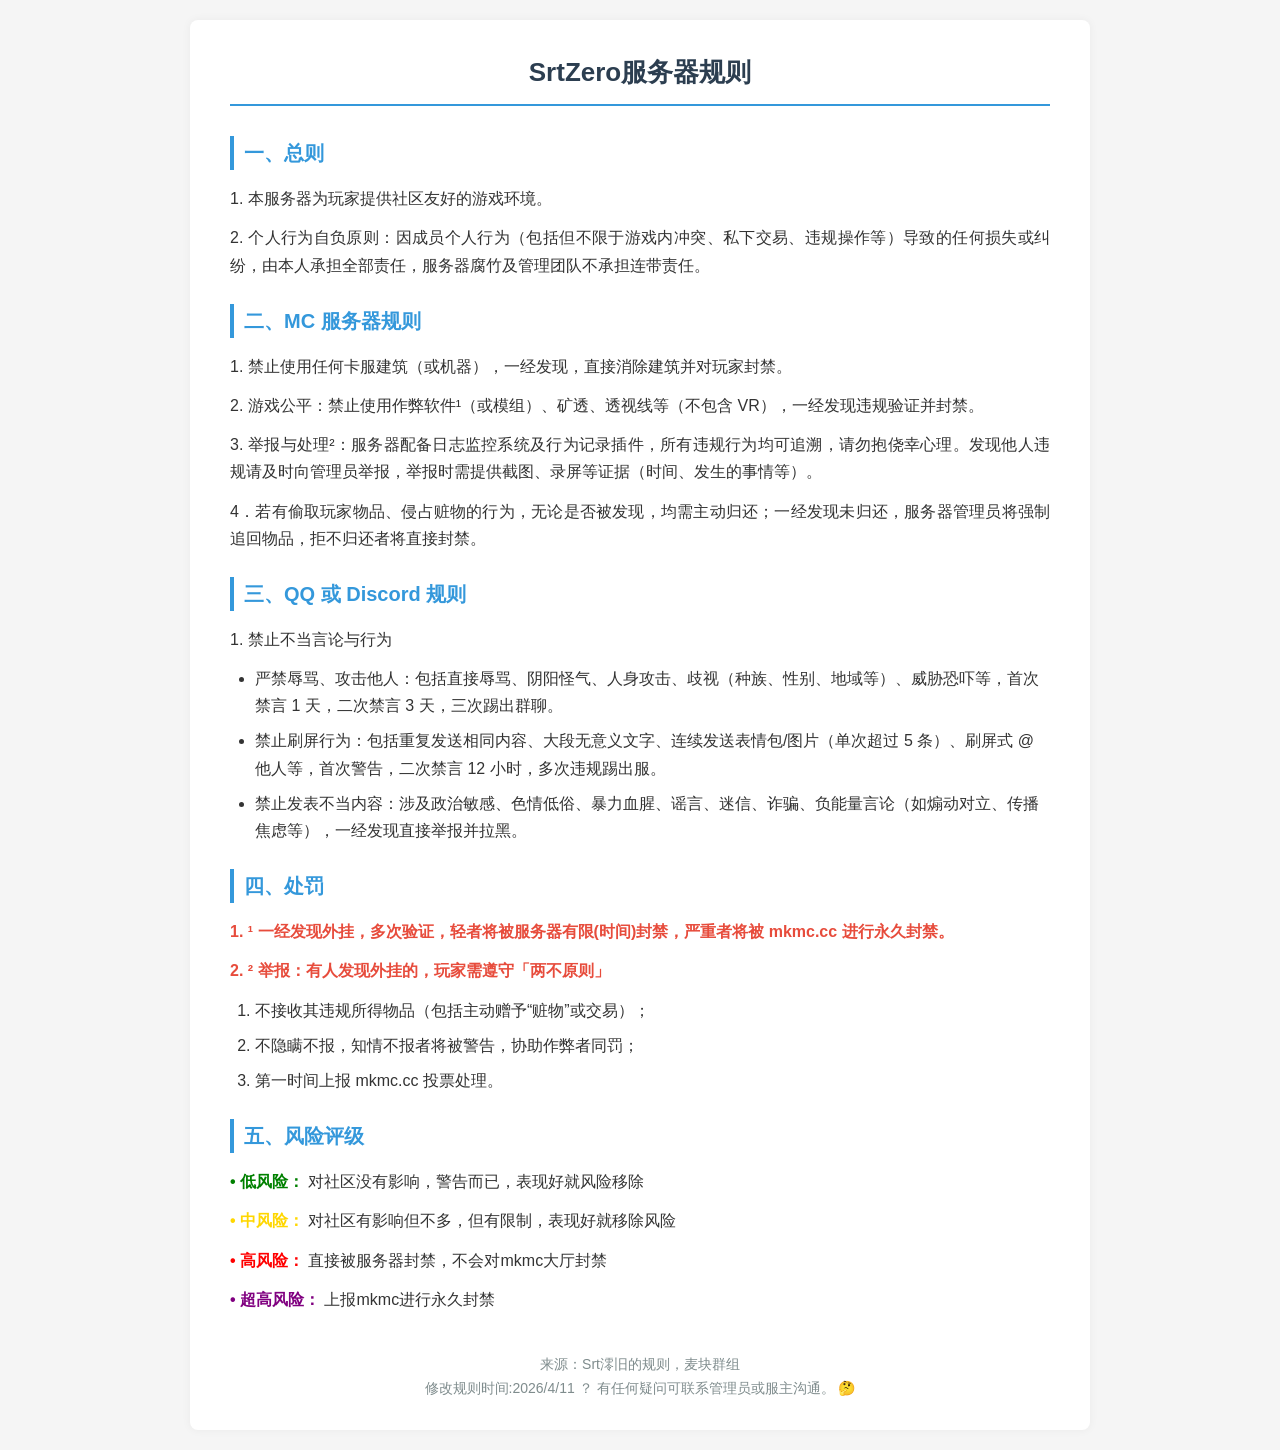
<file: index.html>
<!DOCTYPE html>
<html lang="zh-CN">
<head>
    <meta charset="UTF-8">
    <meta name="viewport" content="width=device-width, initial-scale=1.0">
    <title>SrtZero服务器规则</title>
    <style>
        * {
            margin: 0;
            padding: 0;
            box-sizing: border-box;
            font-family: "Microsoft YaHei", "微软雅黑", sans-serif;
        }

        body {
            background-color: #f5f5f5;
            color: #333;
            line-height: 1.7;
            padding: 20px;
        }

        .container {
            max-width: 900px;
            margin: 0 auto;
            background: #fff;
            padding: 30px 40px;
            border-radius: 8px;
            box-shadow: 0 0 10px rgba(0, 0, 0, 0.05);
        }

        h1 {
            text-align: center;
            color: #2c3e50;
            margin-bottom: 30px;
            font-size: 26px;
            border-bottom: 2px solid #3498db;
            padding-bottom: 10px;
        }

        h2 {
            color: #3498db;
            margin: 25px 0 15px;
            font-size: 20px;
            border-left: 4px solid #3498db;
            padding-left: 10px;
        }

        p {
            margin-bottom: 12px;
            text-align: justify;
        }

        ul, ol {
            margin-left: 25px;
            margin-bottom: 15px;
        }

        li {
            margin-bottom: 8px;
        }

        .note {
            color: #e74c3c;
            font-weight: bold;
        }

        .footer {
            text-align: center;
            margin-top: 40px;
            color: #7f8c8d;
            font-size: 14px;
        }

        .emoji {
            font-style: normal;
        }
    </style>
</head>
<body>
    <div class="container">
        <h1>SrtZero服务器规则</h1>

        <h2>一、总则</h2>
        <p>1. 本服务器为玩家提供社区友好的游戏环境。</p>
        <p>2. 个人行为自负原则：因成员个人行为（包括但不限于游戏内冲突、私下交易、违规操作等）导致的任何损失或纠纷，由本人承担全部责任，服务器腐竹及管理团队不承担连带责任。</p>

        <h2>二、MC 服务器规则</h2>
        <p>1. 禁止使用任何卡服建筑（或机器），一经发现，直接消除建筑并对玩家封禁。</p>
        <p>2. 游戏公平：禁止使用作弊软件¹（或模组）、矿透、透视线等（不包含 VR），一经发现违规验证并封禁。</p>
        <p>3. 举报与处理²：服务器配备日志监控系统及行为记录插件，所有违规行为均可追溯，请勿抱侥幸心理。发现他人违规请及时向管理员举报，举报时需提供截图、录屏等证据（时间、发生的事情等）。</p>
        <p>4．若有偷取玩家物品、侵占赃物的行为，无论是否被发现，均需主动归还；一经发现未归还，服务器管理员将强制追回物品，拒不归还者将直接封禁。</p>
        
        <h2>三、QQ 或 Discord 规则</h2>
        <p>1. 禁止不当言论与行为</p>
        <ul>
            <li>严禁辱骂、攻击他人：包括直接辱骂、阴阳怪气、人身攻击、歧视（种族、性别、地域等）、威胁恐吓等，首次禁言 1 天，二次禁言 3 天，三次踢出群聊。</li>
            <li>禁止刷屏行为：包括重复发送相同内容、大段无意义文字、连续发送表情包/图片（单次超过 5 条）、刷屏式 @ 他人等，首次警告，二次禁言 12 小时，多次违规踢出服。</li>
            <li>禁止发表不当内容：涉及政治敏感、色情低俗、暴力血腥、谣言、迷信、诈骗、负能量言论（如煽动对立、传播焦虑等），一经发现直接举报并拉黑。</li>
        </ul>

        <h2>四、处罚</h2>
        <p class="note">1. ¹ 一经发现外挂，多次验证，轻者将被服务器有限(时间)封禁，严重者将被 mkmc.cc 进行永久封禁。</p>
        <p class="note">2. ² 举报：有人发现外挂的，玩家需遵守「两不原则」</p>
        <ol>
            <li>不接收其违规所得物品（包括主动赠予“赃物”或交易）；</li>
            <li>不隐瞒不报，知情不报者将被警告，协助作弊者同罚；</li>
            <li>第一时间上报 mkmc.cc 投票处理。</li>
        </ol>

        <h2>五、风险评级</h2>
        <p><span style="color:green;font-weight:bold;">• 低风险：</span> 对社区没有影响，警告而已，表现好就风险移除</p>
        <p><span style="color:gold;font-weight:bold;">• 中风险：</span> 对社区有影响但不多，但有限制，表现好就移除风险</p>
        <p><span style="color:red;font-weight:bold;">• 高风险：</span> 直接被服务器封禁，不会对mkmc大厅封禁</p>
        <p><span style="color:purple;font-weight:bold;">• 超高风险：</span> 上报mkmc进行永久封禁</p>

        <div class="footer">
            来源：Srt澪旧的规则，麦块群组<br>
            修改规则时间:2026/4/11  ？   
            有任何疑问可联系管理员或服主沟通。 <span class="emoji">🤔</span>
        </div>
    </div>
</body>
</html>
</file>
